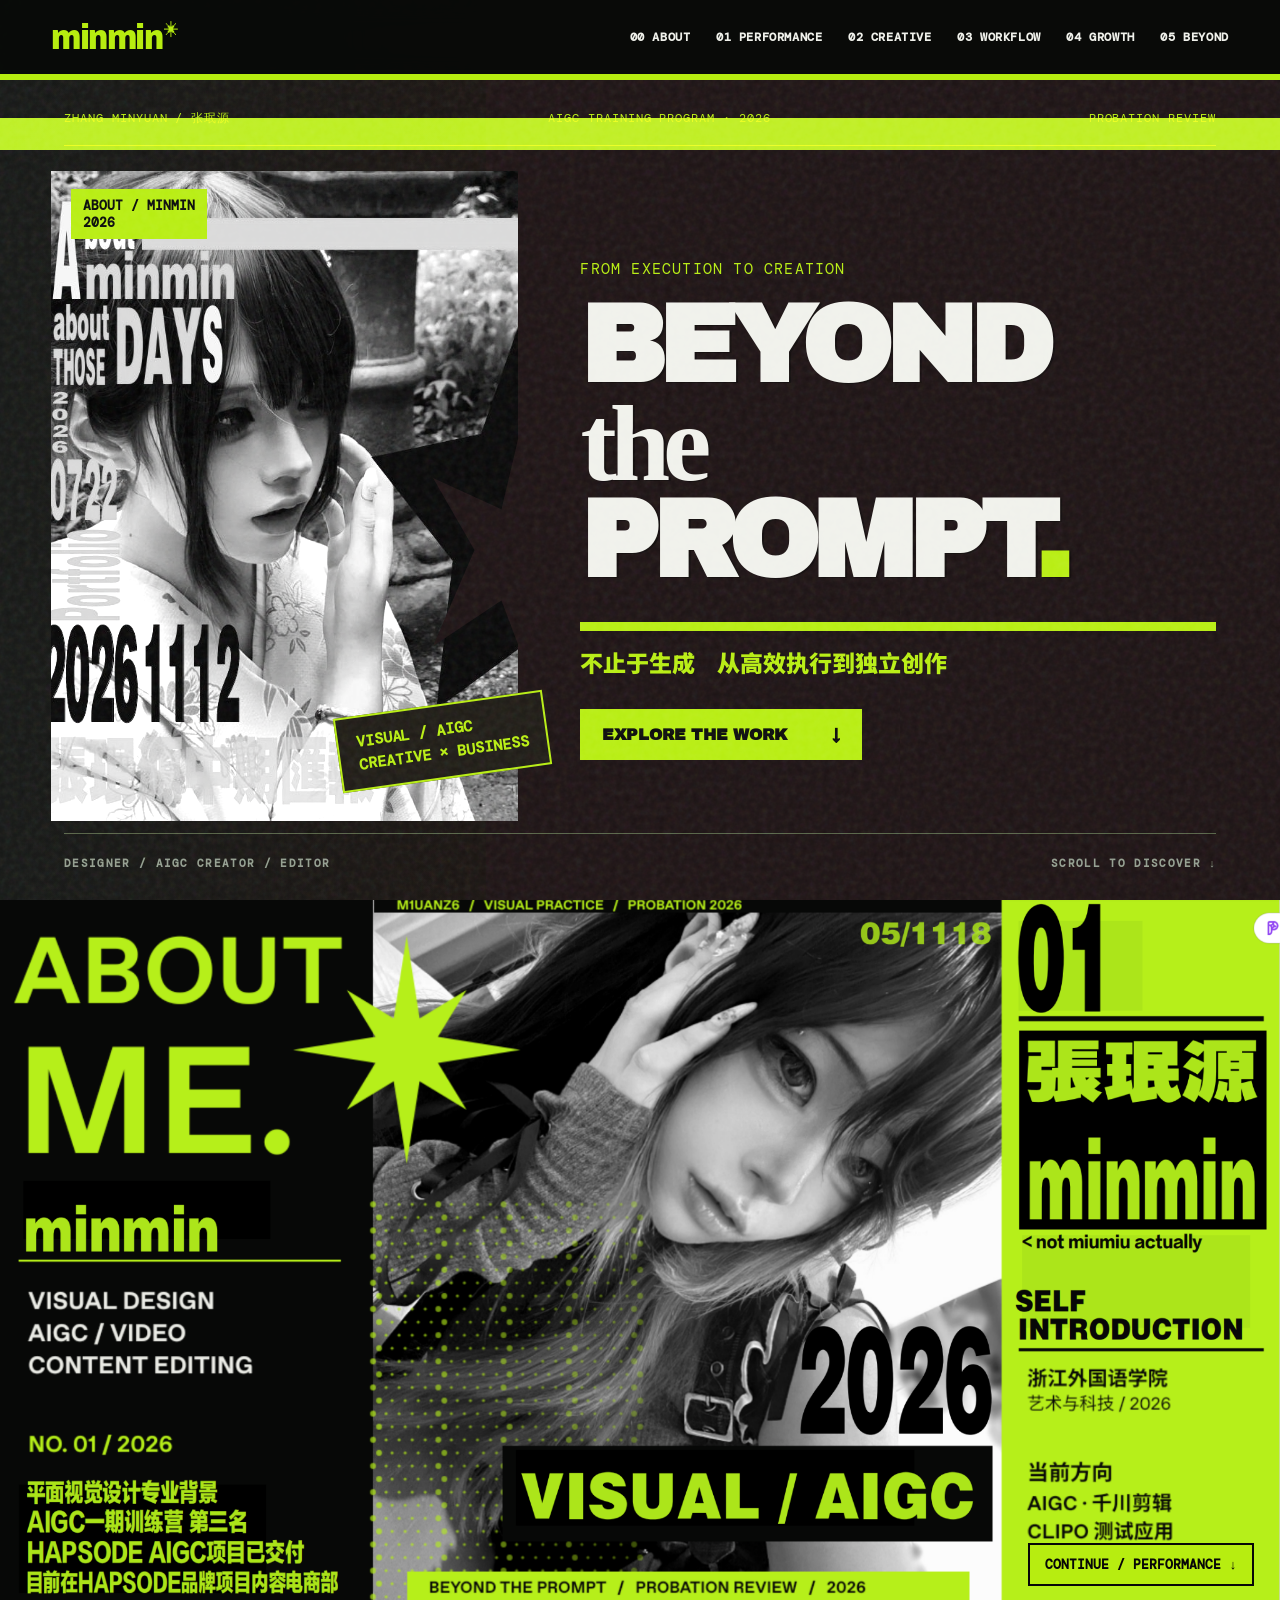
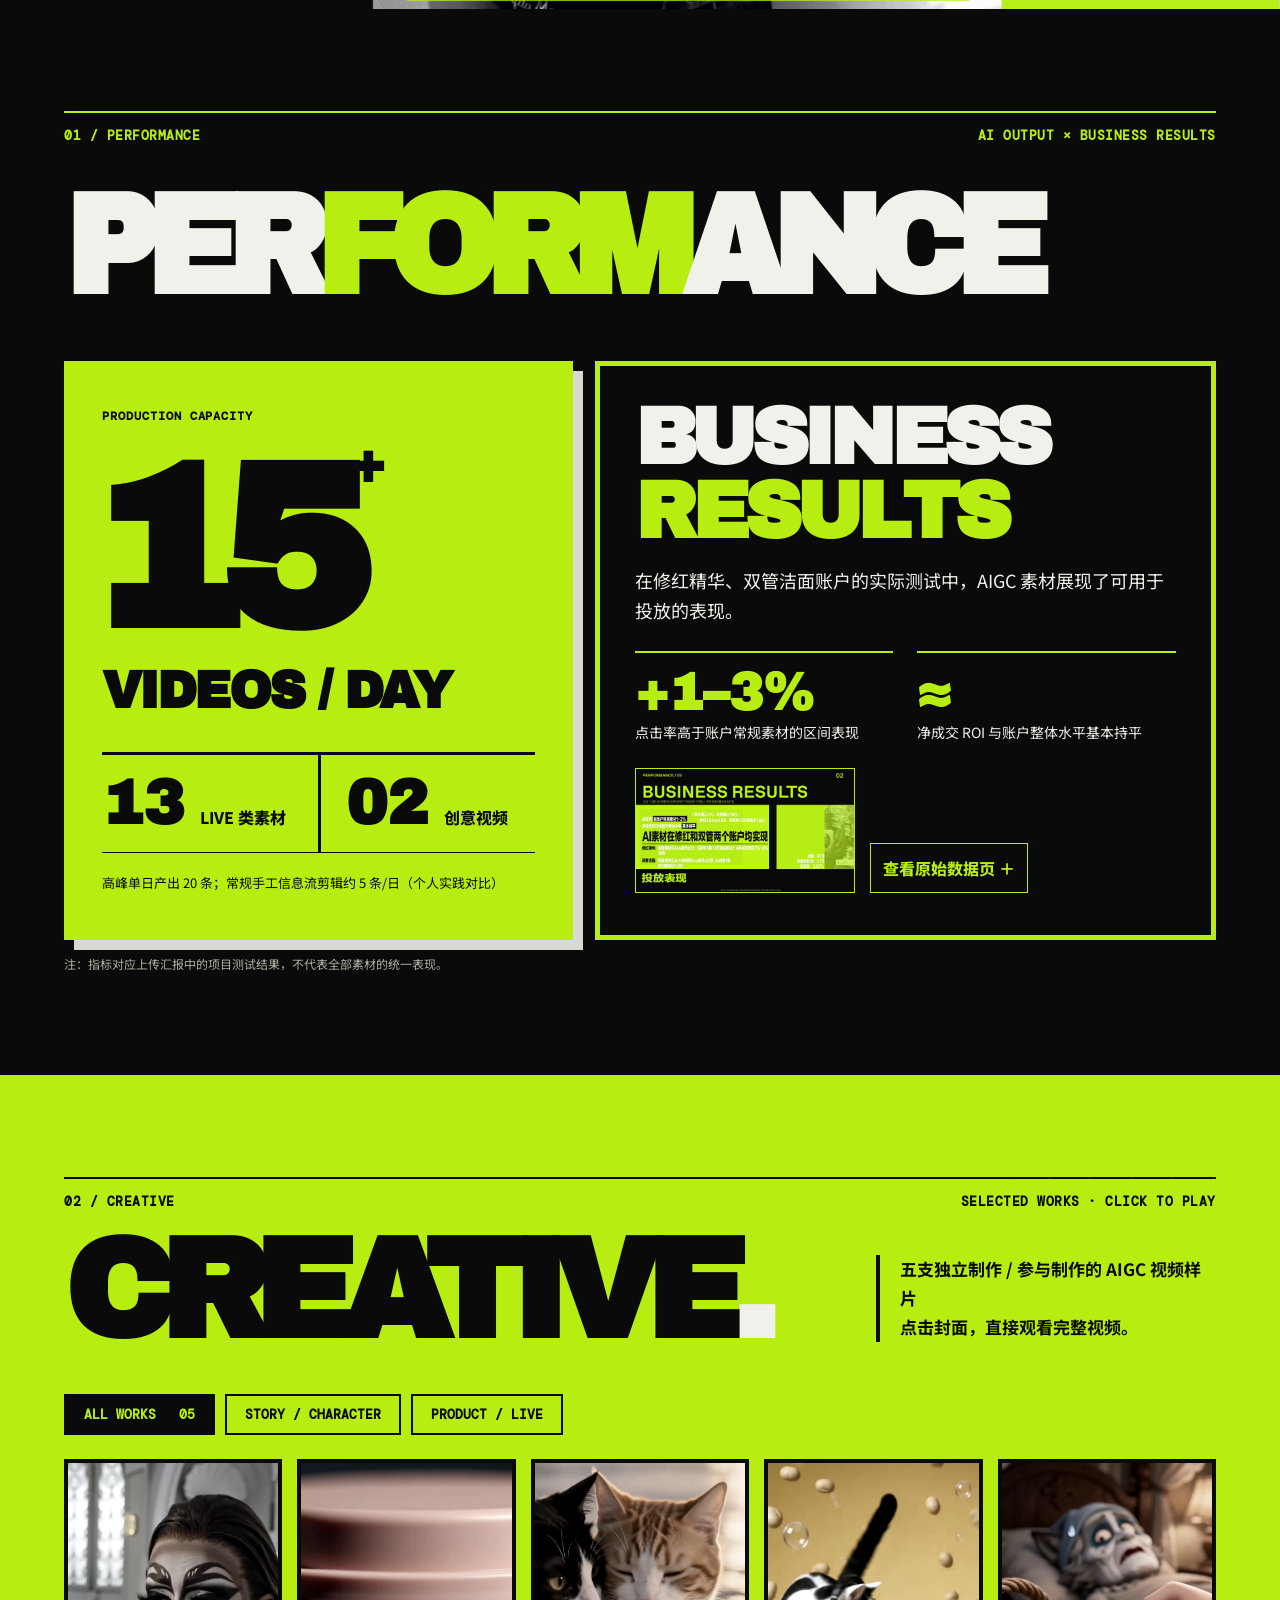
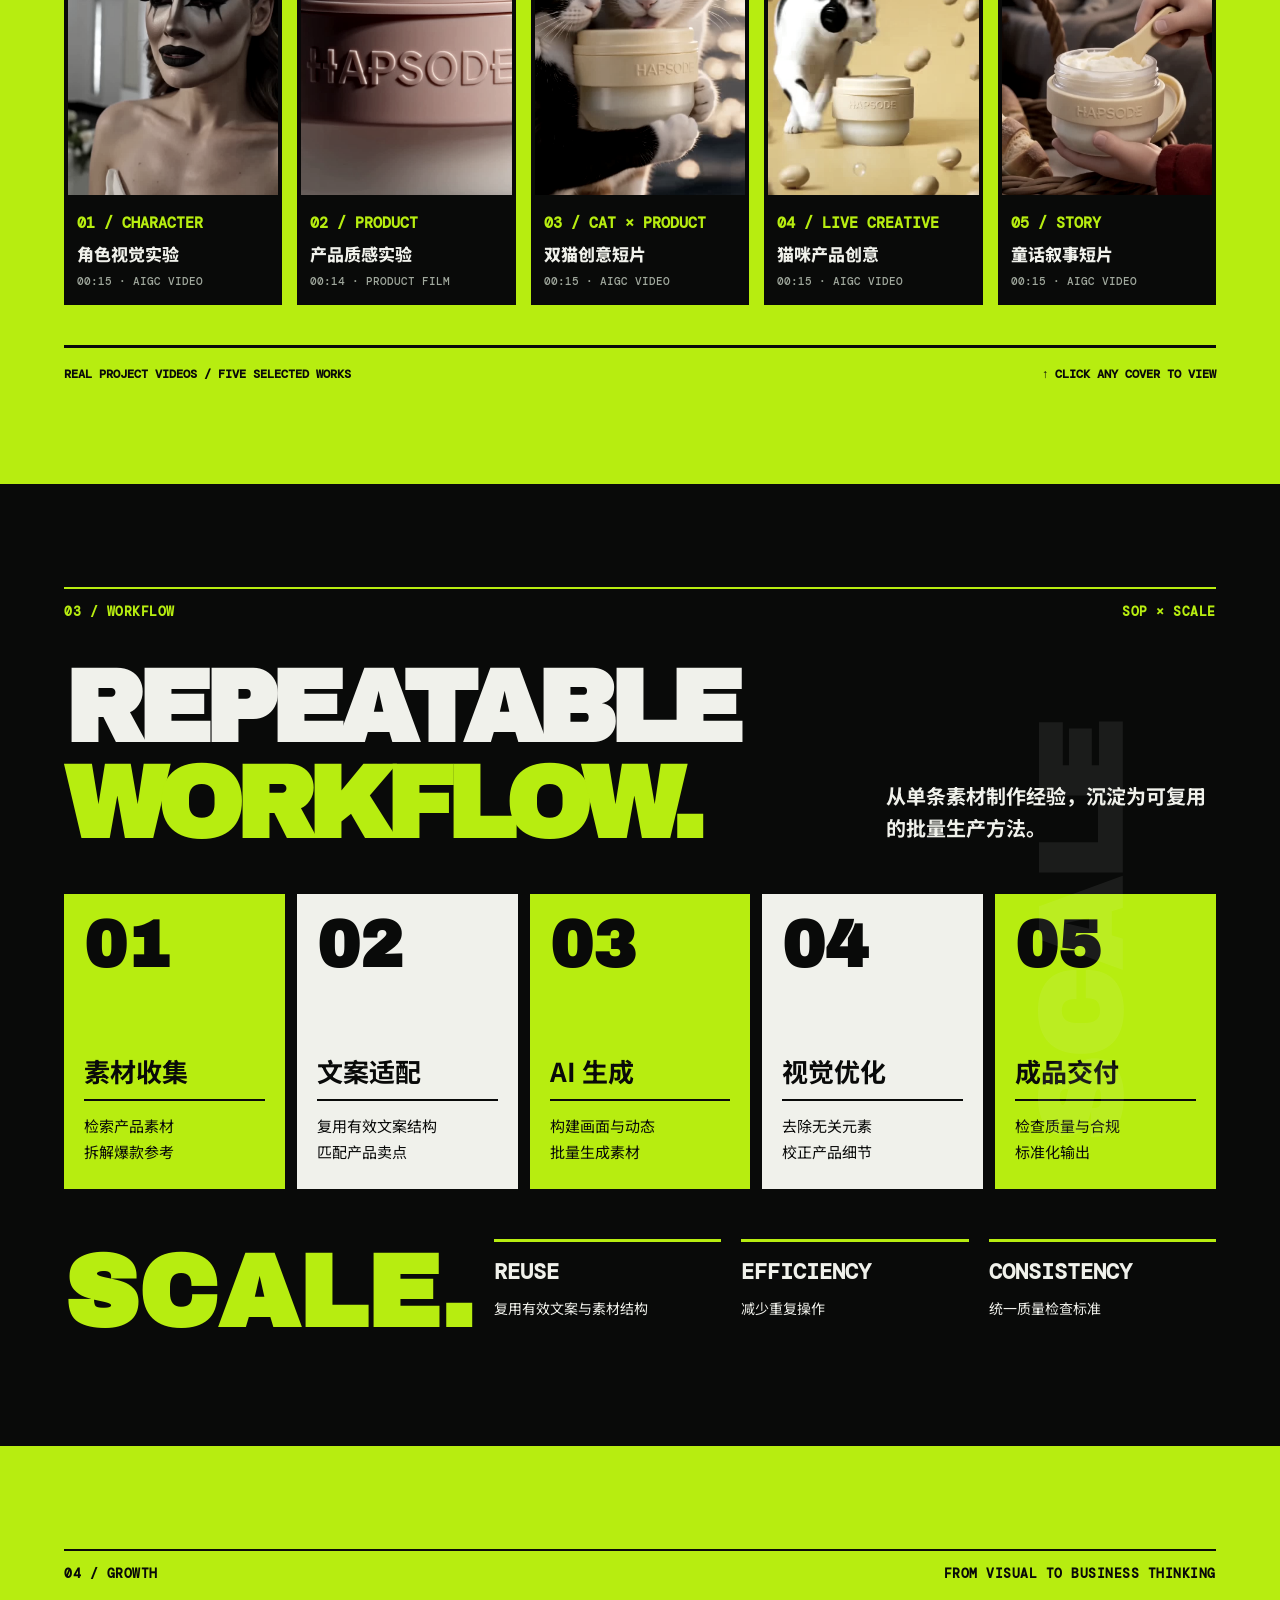
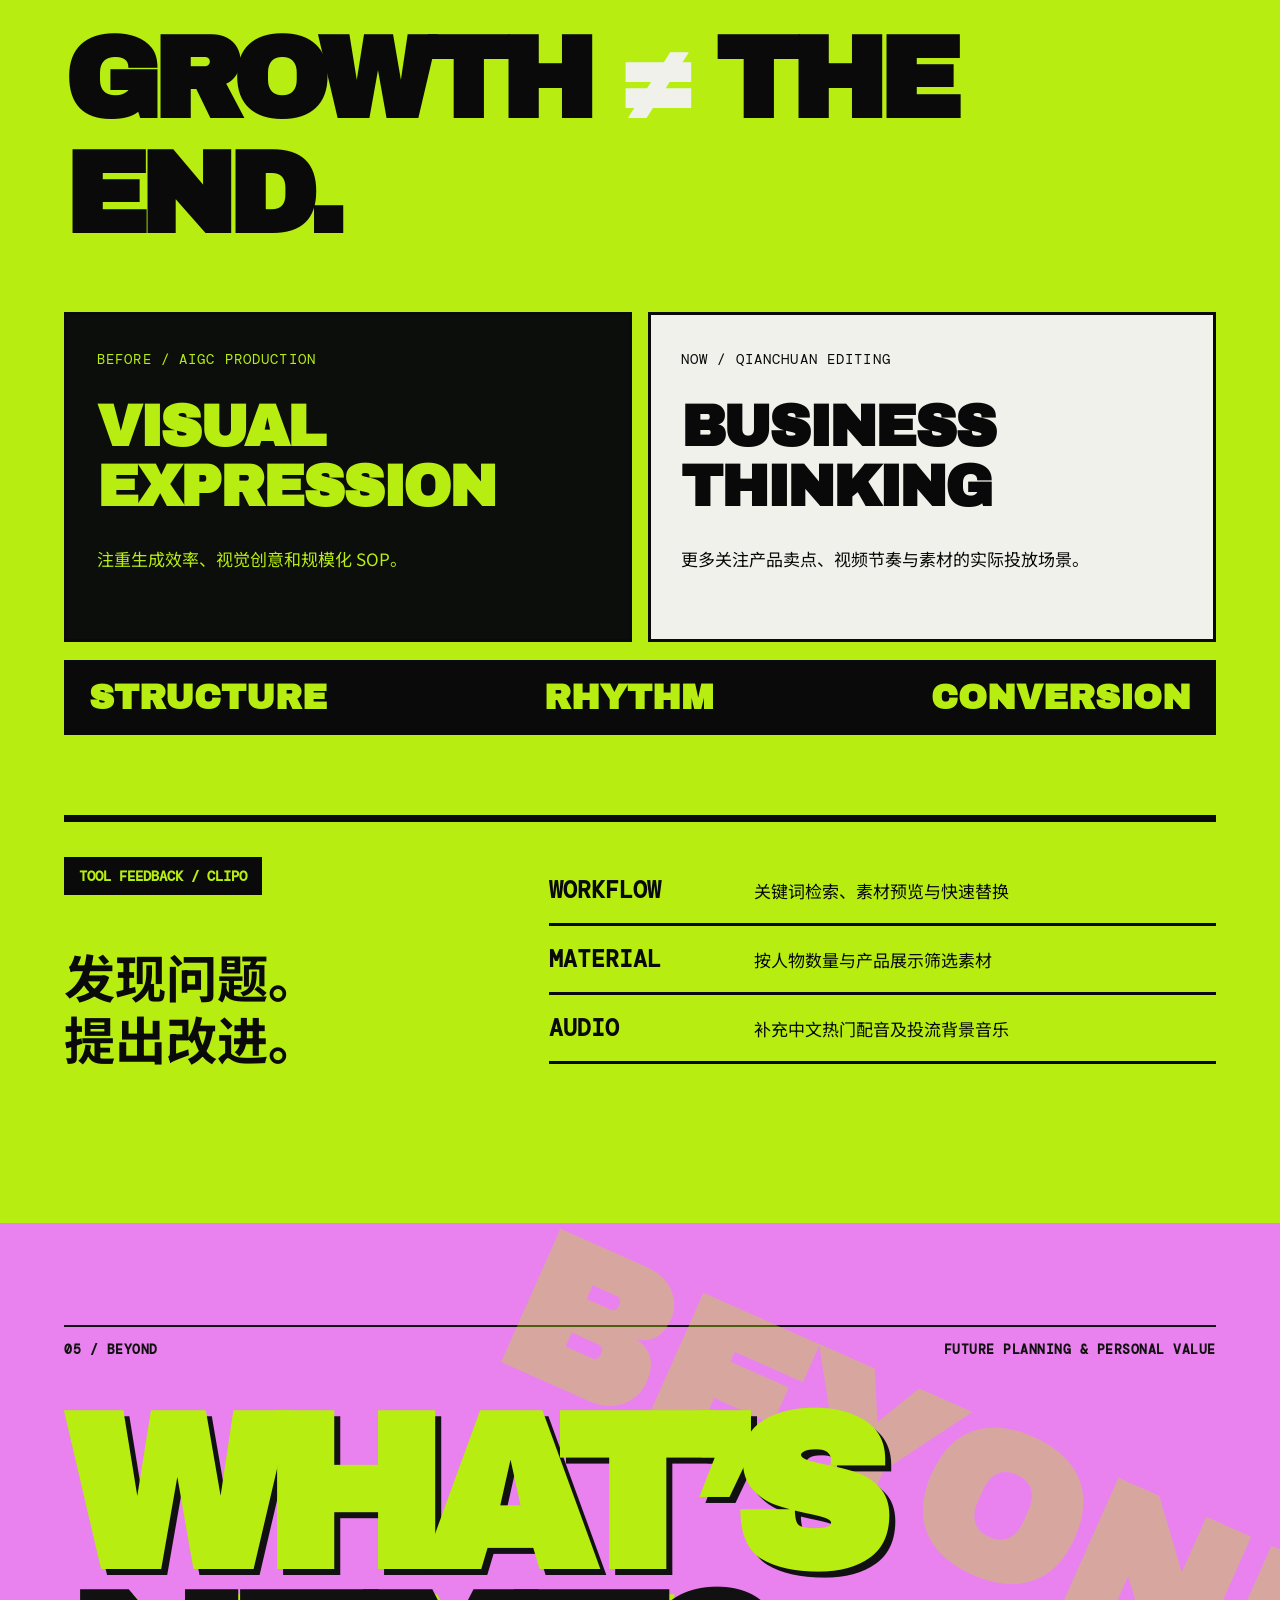
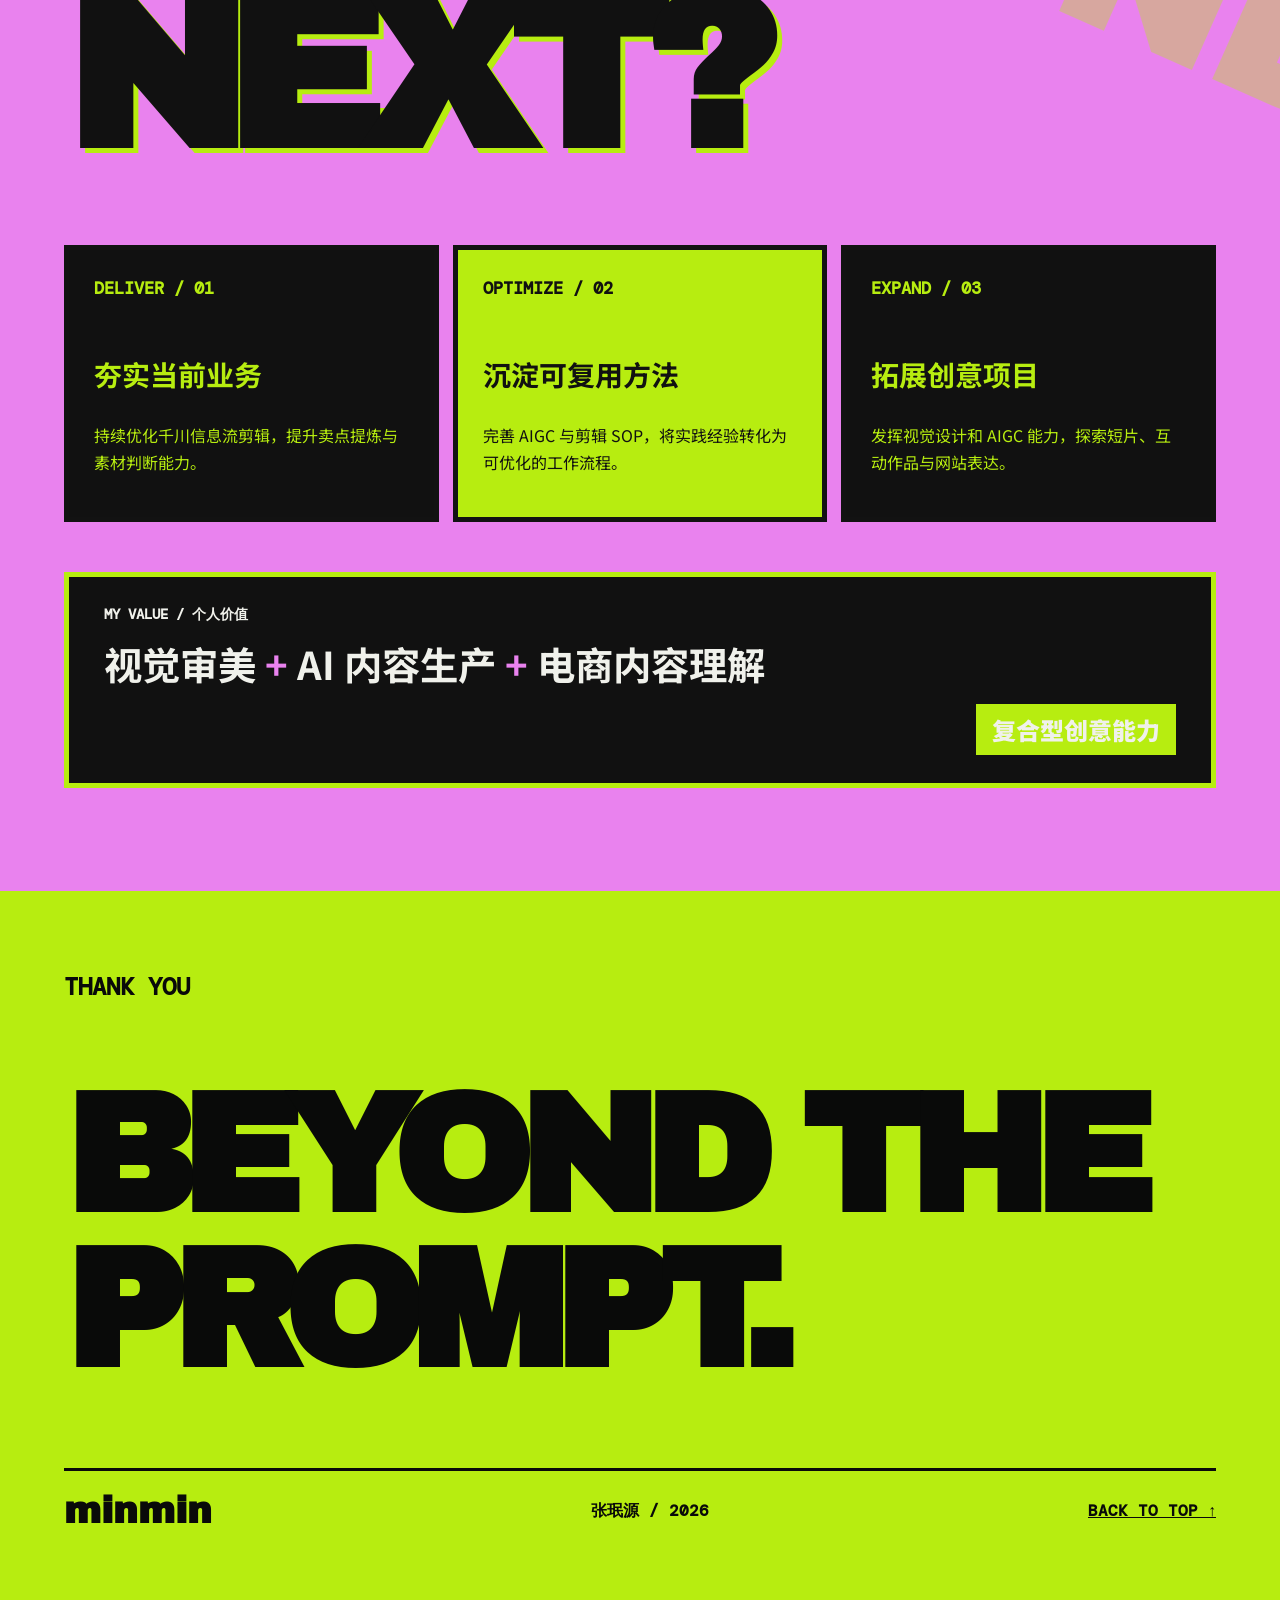
<file: MINMIN_Beyond_the_Prompt_website/index.html>
<!doctype html>
<html lang="zh-CN">
<head>
  <meta charset="utf-8"><meta name="viewport" content="width=device-width,initial-scale=1">
  <title>minmin — Beyond the Prompt / AIGC & Visual Portfolio</title>
  <meta name="description" content="张珉源的AIGC项目、投放成果、标准化工作流、千川剪辑实践与独立创作作品。">
  <link rel="stylesheet" href="styles.css"><script defer src="app.js"></script>
</head>
<body>
  <div class="grain" aria-hidden="true"></div><div id="scroll-progress" aria-hidden="true"></div>
  <header class="site-header">
    <a href="#top" class="wordmark" aria-label="minmin 回到顶部">minmin<span class="star">✳</span></a>
    <nav aria-label="主导航">
      <a href="#about">00 ABOUT</a><a href="#performance">01 PERFORMANCE</a><a href="#creative">02 CREATIVE</a><a href="#workflow">03 WORKFLOW</a><a href="#growth">04 GROWTH</a><a href="#beyond">05 BEYOND</a>
    </nav>
    <button class="header-menu" id="menu-button" aria-expanded="false" aria-controls="mobile-nav">MENU +</button>
  </header>
  <div id="mobile-nav" class="mobile-nav" hidden><a href="#about">ABOUT</a><a href="#performance">PERFORMANCE</a><a href="#creative">CREATIVE</a><a href="#workflow">WORKFLOW</a><a href="#growth">GROWTH</a><a href="#beyond">BEYOND</a></div>

  <main>
    <section id="top" class="hero section-dark">
      <div class="hero-meta mono"><span>ZHANG MINYUAN / 张珉源</span><span>AIGC TRAINING PROGRAM · 2026</span><span>PROBATION REVIEW</span></div>
      <div class="hero-grid">
        <div class="hero-words"><p class="micro-label">FROM EXECUTION TO CREATION</p><h1>BEYOND<br><em>THE</em><br>PROMPT<span>.</span></h1><div class="hero-subline"><span>不止于生成</span><span>从高效执行到独立创作</span></div><a href="#performance" class="green-button">EXPLORE THE WORK <span>↓</span></a></div>
        <div class="hero-visual"><img src="assets/hero-portrait.jpg" alt="minmin 汇报原稿中的黑白人物摄影与视觉拼贴" /><div class="visual-stamp">VISUAL / AIGC<br>CREATIVE × BUSINESS</div><span class="hero-corner">ABOUT / MINMIN<br>2026</span></div>
      </div>
      <div class="hero-bottom"><span>DESIGNER / AIGC CREATOR / EDITOR</span><span>SCROLL TO DISCOVER ↓</span></div>
    </section>

    <section class="about-spread" id="about" aria-label="ABOUT ME 自我介绍"><img src="assets/about-minmin.png" alt="ABOUT ME：张珉源，平面视觉设计专业背景，AIGC 一期训练营第三名，HAPSODE AIGC 项目已交付，目前从事千川剪辑与 Clipo 测试。" /><a href="#performance" class="about-next">CONTINUE / PERFORMANCE ↓</a></section>

    <section id="performance" class="performance section-dark section-pad"><div class="section-kicker"><span>01 / PERFORMANCE</span><span>AI OUTPUT × BUSINESS RESULTS</span></div><h2 class="section-display">PER<span>FORM</span>ANCE</h2><div class="performance-grid"><div class="output-card"><p class="micro-label">PRODUCTION CAPACITY</p><div class="big-num">15<span>+</span></div><div class="num-caption">VIDEOS / DAY</div><div class="output-split"><div><strong>13</strong><span>LIVE 类素材</span></div><div><strong>02</strong><span>创意视频</span></div></div><p class="card-foot">高峰单日产出 20 条；常规手工信息流剪辑约 5 条/日（个人实践对比）</p></div><div class="result-card"><div class="result-heading">BUSINESS<br><span>RESULTS</span></div><p>在修红精华、双管洁面账户的实际测试中，AIGC 素材展现了可用于投放的表现。</p><div class="metric-row"><div><strong>+1–3%</strong><small>点击率高于账户常规素材的区间表现</small></div><div><strong>≈</strong><small>净成交 ROI 与账户整体水平基本持平</small></div></div><div class="evidence"><img src="assets/performance-proof.jpg" alt="汇报原稿中的投放结果页" loading="lazy"><button class="proof-toggle" data-proof="performance-proof">查看原始数据页 ＋</button></div></div></div><div class="metric-note">注：指标对应上传汇报中的项目测试结果，不代表全部素材的统一表现。</div></section>

    <section id="creative" class="creative section-lime section-pad"><div class="section-kicker dark"><span>02 / CREATIVE</span><span>SELECTED WORKS · CLICK TO PLAY</span></div><div class="creative-title"><h2>CREATIVE<span>.</span></h2><p>五支独立制作 / 参与制作的 AIGC 视频样片<br>点击封面，直接观看完整视频。</p></div><div class="filter-bar" aria-label="作品筛选"><button class="filter active" data-filter="all">ALL WORKS <b>05</b></button><button class="filter" data-filter="story">STORY / CHARACTER</button><button class="filter" data-filter="product">PRODUCT / LIVE</button></div>
      <div class="video-grid" id="video-grid">
        <button class="video-card tall" data-index="0" data-kind="story" aria-label="播放角色视觉实验视频"><span class="thumb"><img src="assets/creative-01.jpg" alt="妆造角色短片封面" loading="lazy"><i class="play-icon">▶</i></span><span class="video-info"><b>01 / CHARACTER</b><span>角色视觉实验</span><small>00:15 · AIGC VIDEO</small></span></button>
        <button class="video-card" data-index="1" data-kind="product" aria-label="播放产品视觉特写视频"><span class="thumb"><img src="assets/creative-02.jpg" alt="卸妆膏产品特写封面" loading="lazy"><i class="play-icon">▶</i></span><span class="video-info"><b>02 / PRODUCT</b><span>产品质感实验</span><small>00:14 · PRODUCT FILM</small></span></button>
        <button class="video-card" data-index="2" data-kind="story" aria-label="播放双猫创意视频"><span class="thumb"><img src="assets/creative-03.jpg" alt="双猫与 HAPSODE 产品封面" loading="lazy"><i class="play-icon">▶</i></span><span class="video-info"><b>03 / CAT × PRODUCT</b><span>双猫创意短片</span><small>00:15 · AIGC VIDEO</small></span></button>
        <button class="video-card" data-index="3" data-kind="product" aria-label="播放猫咪产品创意视频"><span class="thumb"><img src="assets/creative-04.jpg" alt="猫咪与卸妆膏产品的创意画面" loading="lazy"><i class="play-icon">▶</i></span><span class="video-info"><b>04 / LIVE CREATIVE</b><span>猫咪产品创意</span><small>00:15 · AIGC VIDEO</small></span></button>
        <button class="video-card" data-index="4" data-kind="story" aria-label="播放童话叙事视频"><span class="thumb"><img src="assets/creative-05.jpg" alt="童话人物叙事短片封面" loading="lazy"><i class="play-icon">▶</i></span><span class="video-info"><b>05 / STORY</b><span>童话叙事短片</span><small>00:15 · AIGC VIDEO</small></span></button>
      </div><div class="creative-bottom"><span>REAL PROJECT VIDEOS / FIVE SELECTED WORKS</span><span>↑ CLICK ANY COVER TO VIEW</span></div></section>

    <section id="workflow" class="workflow section-dark section-pad"><div class="section-kicker"><span>03 / WORKFLOW</span><span>SOP × SCALE</span></div><div class="workflow-head"><h2>REPEATABLE<br><span>WORKFLOW.</span></h2><p>从单条素材制作经验，沉淀为可复用的批量生产方法。</p></div><div class="steps"><div class="step"><b>01</b><h3>素材收集</h3><p>检索产品素材<br>拆解爆款参考</p></div><div class="step"><b>02</b><h3>文案适配</h3><p>复用有效文案结构<br>匹配产品卖点</p></div><div class="step"><b>03</b><h3>AI 生成</h3><p>构建画面与动态<br>批量生成素材</p></div><div class="step"><b>04</b><h3>视觉优化</h3><p>去除无关元素<br>校正产品细节</p></div><div class="step"><b>05</b><h3>成品交付</h3><p>检查质量与合规<br>标准化输出</p></div></div><div class="scale-line"><strong>SCALE.</strong><div><b>REUSE</b><span>复用有效文案与素材结构</span></div><div><b>EFFICIENCY</b><span>减少重复操作</span></div><div><b>CONSISTENCY</b><span>统一质量检查标准</span></div></div></section>

    <section id="growth" class="growth section-lime section-pad"><div class="section-kicker dark"><span>04 / GROWTH</span><span>FROM VISUAL TO BUSINESS THINKING</span></div><h2>GROWTH<span> ≠ </span>THE END.</h2><div class="growth-dual"><div><span class="tiny">BEFORE / AIGC PRODUCTION</span><h3>VISUAL<br>EXPRESSION</h3><p>注重生成效率、视觉创意和规模化 SOP。</p></div><div><span class="tiny">NOW / QIANCHUAN EDITING</span><h3>BUSINESS<br>THINKING</h3><p>更多关注产品卖点、视频节奏与素材的实际投放场景。</p></div></div><div class="skill-ribbon"><span>STRUCTURE</span><span>RHYTHM</span><span>CONVERSION</span></div><div class="clipo"><div><div class="clipo-tag">TOOL FEEDBACK / CLIPO</div><h3>发现问题。<br>提出改进。</h3></div><div class="clipo-list"><p><b>WORKFLOW</b><span>关键词检索、素材预览与快速替换</span></p><p><b>MATERIAL</b><span>按人物数量与产品展示筛选素材</span></p><p><b>AUDIO</b><span>补充中文热门配音及投流背景音乐</span></p></div></div></section>

    <section id="beyond" class="beyond section-dark section-pad"><div class="section-kicker"><span>05 / BEYOND</span><span>FUTURE PLANNING & PERSONAL VALUE</span></div><h2>WHAT’S<br><span>NEXT?</span></h2><div class="future-list"><div><b>DELIVER / 01</b><h3>夯实当前业务</h3><p>持续优化千川信息流剪辑，提升卖点提炼与素材判断能力。</p></div><div><b>OPTIMIZE / 02</b><h3>沉淀可复用方法</h3><p>完善 AIGC 与剪辑 SOP，将实践经验转化为可优化的工作流程。</p></div><div><b>EXPAND / 03</b><h3>拓展创意项目</h3><p>发挥视觉设计和 AIGC 能力，探索短片、互动作品与网站表达。</p></div></div><div class="value-equation"><span>MY VALUE / 个人价值</span><strong>视觉审美 <i>+</i> AI 内容生产 <i>+</i> 电商内容理解</strong><em>复合型创意能力</em></div></section>
    <section class="end-screen"><span>THANK YOU</span><h2>BEYOND THE<br>PROMPT.</h2><div><b>minmin</b><span>张珉源 / 2026</span><a href="#top">BACK TO TOP ↑</a></div></section>
  </main>
  <dialog id="video-dialog" aria-label="视频播放器"><div class="dialog-inner"><div class="dialog-bar"><div><span class="dialog-eyebrow">CREATIVE / SELECTED WORK</span><h3 id="dialog-title">VIDEO</h3></div><button id="video-close" aria-label="关闭视频">CLOSE ×</button></div><video id="modal-video" controls playsinline preload="metadata"></video><div class="dialog-footer"><button id="prev-video">PREVIOUS</button><span id="video-count">01 / 05</span><button id="next-video">NEXT VIDEO</button></div></div></dialog>
</body></html>
</file>
<file: MINMIN_Beyond_the_Prompt_website/styles.css>
@import url('https://fonts.googleapis.com/css2?family=Archivo+Black&family=DM+Mono:wght@400;500&family=Noto+Sans+SC:wght@400;500;600;700;800;900&display=swap');
:root{--lime:#baff14;--black:#090a09;--white:#f0f1eb;--line:#50564e;--display:'Archivo Black','Arial Black','Noto Sans SC',sans-serif;--body:'Noto Sans SC',Arial,sans-serif}
*{box-sizing:border-box}html{scroll-behavior:smooth;scroll-padding-top:80px}body{margin:0;background:var(--black);color:var(--white);font-family:var(--body);overflow-x:hidden}button,a{font:inherit}button{cursor:pointer}a{color:inherit;text-decoration:none}::selection{background:var(--lime);color:var(--black)}.grain{position:fixed;inset:0;pointer-events:none;z-index:80;opacity:.14;background-image:url("data:image/svg+xml,%3Csvg viewBox='0 0 160 160' xmlns='http://www.w3.org/2000/svg'%3E%3Cfilter id='n'%3E%3CfeTurbulence type='fractalNoise' baseFrequency='.82' numOctaves='3' stitchTiles='stitch'/%3E%3C/filter%3E%3Crect width='100%25' height='100%25' filter='url(%23n)' opacity='.7'/%3E%3C/svg%3E");mix-blend-mode:screen}#scroll-progress{position:fixed;top:0;left:0;width:0;height:5px;background:var(--lime);z-index:200}.site-header{position:fixed;inset:0 0 auto;z-index:100;display:flex;align-items:center;justify-content:space-between;padding:18px clamp(20px,4vw,70px);background:#070907e8;backdrop-filter:blur(12px);border-bottom:1px solid #c0ff2240}.wordmark{font-family:var(--display);font-size:27px;letter-spacing:-2px;color:var(--lime)}.star{font-size:17px;vertical-align:super;margin-left:2px}.site-header nav{display:flex;gap:clamp(12px,2vw,36px)}.site-header nav a{font:600 12px 'DM Mono',monospace;letter-spacing:.05em;transition:color .2s}.site-header nav a:hover,.site-header nav a.active{color:var(--lime)}.header-menu{display:none;color:var(--lime);border:1px solid var(--lime);padding:7px 11px;background:none}.mobile-nav{position:fixed;z-index:99;top:66px;right:0;left:0;background:var(--black);padding:20px;box-shadow:0 20px 30px #000a}.mobile-nav a{display:block;padding:13px;border-bottom:1px solid #555}.section-pad{padding:clamp(80px,8vw,130px) clamp(22px,5vw,95px)}.section-dark{background:var(--black);color:var(--white)}.section-lime{background:var(--lime);color:var(--black)}.section-kicker{display:flex;justify-content:space-between;align-items:center;color:var(--lime);font:700 clamp(11px,1vw,15px) 'DM Mono',monospace;letter-spacing:.04em;border-top:2px solid var(--lime);padding-top:14px;margin-bottom:40px}.section-kicker.dark{color:var(--black);border-color:var(--black)}.micro-label,.eyebrow,.tiny,.mono{font-family:'DM Mono',monospace;font-size:12px;letter-spacing:.08em}.hero{min-height:100svh;padding:110px clamp(24px,5vw,95px) 30px;display:flex;flex-direction:column}.hero-meta{display:flex;justify-content:space-between;color:var(--lime);border-bottom:1px solid var(--lime);padding-bottom:18px;gap:20px}.hero-grid{display:grid;grid-template-columns:1.1fr .9fr;align-items:center;gap:3vw;flex:1;min-height:620px}.hero-words{position:relative;z-index:2}.hero-words .micro-label{color:var(--lime);font-size:15px;margin-bottom:18px}.hero h1{font:900 clamp(88px,9.8vw,205px)/.85 var(--display);letter-spacing:-.09em;margin:0 0 32px;white-space:nowrap}.hero h1 em{font-style:normal;color:var(--lime)}.hero h1 span{color:var(--lime)}.hero-subline{display:flex;gap:22px;align-items:center;color:var(--lime);font-weight:900;font-size:clamp(16px,1.7vw,28px);border-top:4px solid var(--lime);padding:14px 0 30px}.green-button{display:inline-flex;gap:45px;align-items:center;padding:17px 22px;background:var(--lime);color:var(--black);font:900 16px var(--display);transition:transform .2s,background .2s}.green-button:hover{transform:translate(8px,-4px);background:white}.hero-visual{position:relative;transform:rotate(3deg);box-shadow:18px 24px 0 var(--lime);margin:40px 15px}.hero-visual img{width:100%;aspect-ratio:16/9;object-fit:cover;display:block;filter:grayscale(1) contrast(1.25)}.visual-stamp{position:absolute;right:-18px;bottom:18px;background:var(--lime);color:#111;padding:13px 18px;font:900 13px/1.5 'DM Mono',monospace;transform:rotate(-6deg)}.hero-corner{position:absolute;top:-38px;right:0;font:700 13px 'DM Mono';text-align:right}.hero-bottom{display:flex;justify-content:space-between;color:#929d8e;letter-spacing:.12em;font:600 11px 'DM Mono';padding-top:22px;border-top:1px solid #566347}.identity{padding:85px clamp(25px,5vw,95px) 110px}.identity-head{display:flex;justify-content:space-between;font:900 14px 'DM Mono';border-bottom:3px solid var(--black);padding-bottom:15px}.identity-body{display:grid;grid-template-columns:1.2fr 1fr;gap:10vw;align-items:end}.identity h2{font:900 clamp(50px,6.5vw,122px)/1.12 var(--body);letter-spacing:-.07em;margin:65px 0 0}.identity h2 i{font-style:normal;background:var(--black);color:var(--lime);padding:0 .1em}.identity-detail p{font-size:clamp(19px,2vw,29px);font-weight:700;line-height:1.5}.identity-tags{display:grid;gap:10px;margin-top:25px}.identity-tags span{border-top:2px solid var(--black);padding-top:11px;font-weight:700;font-size:17px}.section-display{font:900 clamp(70px,11vw,218px)/.9 var(--display);margin:0 0 50px;letter-spacing:-.085em}.section-display span{color:var(--lime)}.performance-grid{display:grid;grid-template-columns:.9fr 1.1fr;gap:22px}.output-card{background:var(--lime);color:var(--black);padding:35px 38px;display:flex;flex-direction:column}.output-card .micro-label{font-weight:700}.big-num{font:900 clamp(130px,18vw,365px)/1 var(--display);letter-spacing:-.1em;margin-left:-15px}.big-num span{font-size:.24em;vertical-align:top;letter-spacing:0}.num-caption{font:900 clamp(35px,4vw,78px)/1 var(--display);letter-spacing:-.05em}.output-split{display:grid;grid-template-columns:1fr 1fr;border-top:3px solid var(--black);margin-top:35px}.output-split div{padding:15px 0;display:flex;align-items:baseline;gap:16px}.output-split div+div{border-left:3px solid var(--black);padding-left:25px}.output-split strong{font:900 62px var(--display)}.output-split span{font-weight:800}.card-foot{margin-top:auto;padding-top:20px;font-size:13px;border-top:1px solid var(--black)}.result-card{border:2px solid var(--lime);padding:35px 35px 20px;position:relative}.result-heading{font:900 clamp(50px,6.2vw,112px)/.93 var(--display);letter-spacing:-.06em}.result-heading span{color:var(--lime)}.result-card>p{font-size:18px;max-width:640px;line-height:1.65}.metric-row{display:grid;grid-template-columns:1fr 1fr;gap:24px;margin:25px 0}.metric-row div{border-top:2px solid var(--lime);padding-top:12px}.metric-row strong{display:block;color:var(--lime);font:900 clamp(34px,4vw,74px) var(--display)}.metric-row small{display:block;font-size:14px;line-height:1.6}.evidence{display:flex;align-items:end;gap:15px;margin-top:5px}.evidence img{max-height:125px;max-width:220px;object-fit:contain;border:1px solid var(--lime)}.proof-toggle{border:1px solid var(--lime);background:none;color:var(--lime);padding:12px;font-weight:800}.proof-toggle:hover{background:var(--lime);color:var(--black)}.metric-note{margin-top:15px;color:#a9b19e;font-size:12px}.creative .section-kicker{margin-bottom:15px}.creative-title{display:flex;justify-content:space-between;align-items:end;gap:30px;margin-bottom:35px}.creative-title h2{font:900 clamp(75px,11vw,205px)/.95 var(--display);letter-spacing:-.09em;margin:0}.creative-title h2 span{color:var(--white)}.creative-title p{font-size:17px;line-height:1.7;font-weight:700;max-width:340px}.filter-bar{display:flex;flex-wrap:wrap;gap:10px;margin-bottom:24px}.filter{border:2px solid var(--black);background:transparent;color:var(--black);padding:10px 18px;font:800 13px 'DM Mono'}.filter.active,.filter:hover{background:var(--black);color:var(--lime)}.filter b{margin-left:15px}.video-grid{display:grid;grid-template-columns:repeat(5,minmax(0,1fr));gap:15px;align-items:start}.video-card{text-align:left;border:0;padding:0;display:block;background:var(--black);color:var(--white);min-width:0;transition:transform .24s,box-shadow .24s}.video-card:hover,.video-card:focus-visible{transform:translateY(-12px);box-shadow:8px 8px 0 #222}.video-card[hidden]{display:none}.thumb{display:block;position:relative;aspect-ratio:9/14;overflow:hidden;border:4px solid var(--black)}.thumb img{width:100%;height:100%;object-fit:cover;display:block;filter:grayscale(.55) contrast(1.1);transition:filter .25s,transform .35s}.video-card:hover img{filter:grayscale(0);transform:scale(1.07)}.play-icon{position:absolute;top:50%;left:50%;transform:translate(-50%,-50%);width:65px;height:65px;display:grid;place-items:center;background:var(--lime);border:2px solid var(--black);border-radius:50%;font-size:25px;font-style:normal;color:var(--black);opacity:0;transition:opacity .2s}.video-card:hover .play-icon,.video-card:focus-visible .play-icon{opacity:1}.video-info{display:flex;flex-direction:column;gap:8px;padding:14px 13px 17px}.video-info b{color:var(--lime);font:900 15px 'DM Mono'}.video-info span{font-size:17px;font-weight:800}.video-info small{color:#a0a89d;font:500 11px 'DM Mono'}.creative-bottom{display:flex;justify-content:space-between;font:900 12px 'DM Mono';margin-top:40px;padding-top:18px;border-top:3px solid var(--black)}.workflow-head{display:flex;justify-content:space-between;gap:40px;align-items:end}.workflow-head h2{font:900 clamp(70px,8vw,170px)/.94 var(--display);letter-spacing:-.07em;margin:0 0 42px}.workflow-head h2 span{color:var(--lime)}.workflow-head p{max-width:330px;font-size:20px;font-weight:700;line-height:1.6;margin-bottom:50px}.steps{display:grid;grid-template-columns:repeat(5,minmax(0,1fr));gap:12px}.step{background:var(--lime);color:var(--black);min-height:295px;padding:20px;display:flex;flex-direction:column}.step:nth-child(even){background:var(--white)}.step b{font:900 clamp(50px,5vw,105px)/1 var(--display)}.step h3{font-size:26px;margin:auto 0 10px}.step p{border-top:2px solid var(--black);padding-top:12px;font-size:15px;line-height:1.7;min-height:70px;margin:0}.scale-line{display:grid;grid-template-columns:1.3fr repeat(3,1fr);gap:20px;align-items:end;margin-top:50px}.scale-line strong{color:var(--lime);font:900 clamp(60px,8vw,142px)/1 var(--display)}.scale-line div{display:flex;flex-direction:column;gap:12px;border-top:3px solid var(--lime);padding-top:15px;min-height:105px}.scale-line b{font:900 22px 'DM Mono'}.scale-line span{font-size:14px}.growth h2{font:900 clamp(68px,9vw,170px)/1 var(--display);letter-spacing:-.07em;margin:0 0 60px}.growth h2 span{color:var(--white)}.growth-dual{display:grid;grid-template-columns:1fr 1fr;gap:16px}.growth-dual>div{border:3px solid var(--black);padding:30px;min-height:330px}.growth-dual>div+div{background:var(--black);color:var(--white)}.growth-dual .tiny{font-size:14px}.growth-dual h3{font:900 clamp(37px,4.5vw,75px)/1.04 var(--display);letter-spacing:-.035em;margin:28px 0}.growth-dual p{font-size:17px;max-width:470px;line-height:1.6}.skill-ribbon{display:flex;justify-content:space-between;gap:10px;background:var(--black);color:var(--lime);padding:19px 25px;font:900 clamp(18px,2.7vw,46px) var(--display);margin:18px 0 80px}.clipo{display:grid;grid-template-columns:.8fr 1.2fr;gap:40px;border-top:7px solid var(--black);padding-top:35px}.clipo-tag{background:var(--black);color:var(--lime);display:inline-block;padding:10px 15px;font:900 14px 'DM Mono'}.clipo h3{font-size:clamp(38px,4vw,70px);line-height:1.2}.clipo-list p{display:grid;grid-template-columns:190px 1fr;border-bottom:3px solid var(--black);padding:18px 0;gap:15px;margin:0;font-size:17px;align-items:center}.clipo-list b{font:900 23px 'DM Mono'}.beyond h2{font:900 clamp(110px,17vw,350px)/.82 var(--display);letter-spacing:-.095em;margin:50px 0 80px}.beyond h2 span{color:var(--lime)}.future-list{display:grid;grid-template-columns:repeat(3,1fr);gap:14px}.future-list div{border:2px solid var(--lime);padding:25px;min-height:270px}.future-list div:nth-child(2){background:var(--lime);color:var(--black)}.future-list b{font:900 17px 'DM Mono'}.future-list h3{font-size:28px;margin-top:55px}.future-list p{font-size:16px;line-height:1.7}.value-equation{background:var(--white);color:var(--black);padding:28px 35px;margin-top:50px;display:flex;flex-direction:column;gap:15px}.value-equation span{font:900 14px 'DM Mono'}.value-equation strong{font-size:clamp(21px,3vw,48px);line-height:1.3}.value-equation strong i{color:#5a7615;font-style:normal}.value-equation em{font-style:normal;align-self:flex-end;background:var(--lime);font-size:24px;font-weight:900;padding:8px 16px}.end-screen{background:var(--lime);color:var(--black);min-height:80vh;padding:80px 5vw;display:flex;flex-direction:column;justify-content:space-between}.end-screen>span{font:900 24px 'DM Mono'}.end-screen h2{font:900 clamp(80px,13vw,250px)/.93 var(--display);letter-spacing:-.08em;margin:50px 0}.end-screen div{display:flex;justify-content:space-between;border-top:3px solid var(--black);padding-top:20px;align-items:center;font:800 16px 'DM Mono'}.end-screen div b{font:900 37px var(--display)}.end-screen div a{text-decoration:underline}dialog{border:0;padding:0;background:transparent;color:var(--white);max-width:min(94vw,970px);max-height:95vh;overflow:visible}dialog::backdrop{background:rgba(0,0,0,.88);backdrop-filter:blur(7px)}.dialog-inner{padding:16px;background:#0d100d;border:3px solid var(--lime);box-shadow:17px 17px 0 var(--lime)}.dialog-bar{display:flex;justify-content:space-between;gap:20px;align-items:center;padding:0 3px 14px}.dialog-eyebrow{font:800 12px 'DM Mono';color:var(--lime)}#dialog-title{margin:7px 0 0;font-size:23px}#video-close{background:var(--lime);color:var(--black);border:0;padding:12px 18px;font:900 14px 'DM Mono'}#modal-video{display:block;background:black;max-height:69vh;width:100%;aspect-ratio:9/16;max-width:min(42vw,430px);margin:0 auto;object-fit:contain}.dialog-footer{display:flex;align-items:center;justify-content:space-between;padding-top:14px;font:700 14px 'DM Mono'}.dialog-footer button{background:none;color:var(--lime);border:1px solid var(--lime);padding:9px 16px;font:inherit}.dialog-footer button:hover{background:var(--lime);color:var(--black)}.reveal{opacity:0;transform:translateY(28px);transition:opacity .6s,transform .6s}.reveal.in{opacity:1;transform:none}
@media(max-width:1150px){.site-header nav{display:none}.header-menu{display:block}.hero-grid{grid-template-columns:1fr 1fr}.hero h1{font-size:clamp(67px,10vw,125px)}.video-grid{grid-template-columns:repeat(3,1fr)}.performance-grid{grid-template-columns:1fr}.steps{grid-template-columns:repeat(3,1fr)}.scale-line{grid-template-columns:1fr 1fr}.section-display{font-size:12vw}}
@media(max-width:750px){.hero{padding:90px 20px 25px;min-height:auto}.hero-meta{font-size:9px}.hero-meta span:nth-child(2){display:none}.hero-grid,.identity-body,.growth-dual,.clipo{grid-template-columns:1fr}.hero-grid{min-height:0}.hero h1{font-size:clamp(62px,15vw,105px);margin-top:40px}.hero-visual{margin:45px 16px 60px 0}.hero-subline{flex-direction:column;align-items:flex-start;gap:4px}.hero-bottom{font-size:9px}.identity h2{font-size:60px}.creative-title{display:block}.creative-title h2{font-size:14vw}.creative-title p{font-size:14px}.video-grid{grid-template-columns:repeat(2,1fr);gap:9px}.video-info{padding:10px}.video-info b{font-size:12px}.video-info span{font-size:13px}.thumb{aspect-ratio:9/14}.steps{grid-template-columns:repeat(2,1fr)}.step{min-height:245px}.step h3{font-size:23px}.scale-line{grid-template-columns:1fr}.scale-line strong{font-size:70px}.workflow-head{display:block}.workflow-head h2{font-size:13vw}.workflow-head p{margin-top:0}.section-display{font-size:12vw}.output-card{padding:22px}.big-num{font-size:160px}.num-caption{font-size:42px}.metric-row{gap:10px}.result-card{padding:20px}.result-heading{font-size:48px}.growth h2{font-size:13vw}.skill-ribbon{font-size:16px;padding:12px}.clipo-list p{grid-template-columns:1fr}.future-list{grid-template-columns:1fr}.beyond h2{font-size:18vw}.value-equation em{align-self:start}.end-screen h2{font-size:13vw}.end-screen div{flex-wrap:wrap;gap:20px}.dialog-inner{box-shadow:6px 6px 0 var(--lime);padding:9px}#modal-video{max-width:78vw;max-height:66vh}.dialog-footer button{font-size:11px}.section-pad{padding:80px 22px}.hero-visual .visual-stamp{font-size:10px}}
@media(prefers-reduced-motion:reduce){html{scroll-behavior:auto}.reveal{opacity:1;transform:none;transition:none}.video-card{transition:none}}

/* Visual language directly adapted from minmin's Illustrator report:
   photo collage, dense green typography, high contrast, deliberate type collisions. */
:root{--lime:#b7ed10;--pink:#e982ee}
.site-header{border-bottom:6px solid var(--lime)}
.wordmark{font-size:35px;transform:scaleX(.87);transform-origin:left}
.hero{background:linear-gradient(90deg,#141614 0%,#18120f 38%,#1b1112 38%,#1b1112 100%);position:relative;isolation:isolate}
.hero:before{content:'';position:absolute;left:0;right:0;top:118px;height:32px;background:var(--lime);z-index:3;pointer-events:none;mix-blend-mode:screen}
.hero-grid{grid-template-columns:.83fr 1.17fr;gap:0;margin-top:25px;position:relative}
.hero-visual{grid-column:1;grid-row:1;align-self:stretch;margin:0 24px 12px -1vw;transform:none;box-shadow:none;overflow:visible}
.hero-visual img{height:100%;min-height:625px;max-height:770px;aspect-ratio:auto;object-fit:cover;object-position:center;filter:grayscale(1) contrast(1.2)}
.hero-visual:after{content:'';position:absolute;right:-95px;top:38%;width:180px;height:240px;background:#1b1112;clip-path:polygon(50% 0,63% 37%,100% 15%,76% 56%,100% 75%,62% 75%,50% 100%,38% 76%,0 95%,23% 55%,0 25%,38% 38%);pointer-events:none}
.hero-words{grid-column:2;grid-row:1;align-self:center;padding-left:3vw}
.hero h1{font-size:clamp(77px,8.5vw,175px);line-height:.9;letter-spacing:-.065em;white-space:normal;text-shadow:2px 1px rgba(0,0,0,.4)}
.hero h1 em{color:var(--white);text-transform:lowercase;font-family:Georgia,serif;font-style:normal}
.hero-subline{border-top:9px solid var(--lime);font-size:clamp(17px,1.8vw,29px);align-items:baseline}
.hero-visual .visual-stamp{background:#1d1a14;color:var(--lime);border:2px solid var(--lime);transform:rotate(-8deg);font-size:15px;bottom:42px;right:-30px}
.hero-visual .hero-corner{z-index:4;top:18px;right:auto;left:20px;background:var(--lime);color:#070907;padding:8px 12px;text-align:left}
.identity{position:relative;overflow:hidden}
.identity:after{content:'VISUAL/AIGC';position:absolute;right:-100px;top:25%;font:900 clamp(120px,13vw,260px)/1 var(--display);transform:rotate(-90deg);opacity:.08;pointer-events:none}
.identity h2{font-weight:900;letter-spacing:-.09em}
.performance .section-display{letter-spacing:-.105em;transform:scaleX(.93);transform-origin:left}
.output-card{box-shadow:10px 10px 0 #d9d9d3}
.result-card{border-width:5px}
.creative{background:#090a09;color:var(--lime);position:relative;overflow:hidden}
.creative:before{content:'';position:absolute;top:8%;right:-5%;width:420px;height:420px;background:radial-gradient(circle,var(--lime) 1px,transparent 1.8px);background-size:13px 13px;opacity:.21;transform:rotate(18deg);pointer-events:none}
.creative .section-kicker.dark{border-color:var(--lime);color:var(--lime)}
.creative-title h2{font-size:clamp(95px,13vw,250px);letter-spacing:-.11em}
.creative-title h2 span{color:var(--white)}
.creative-title p{color:var(--white);border-left:4px solid var(--lime);padding-left:20px}
.creative .filter{border-color:var(--lime);color:var(--lime)}
.creative .filter.active,.creative .filter:hover{background:var(--lime);color:var(--black)}
.creative .video-grid{grid-template-columns:repeat(3,minmax(0,1fr));gap:24px}
.creative .video-card{border:4px solid var(--lime);background:#111310;box-shadow:11px 11px 0 #222a18}
.creative .video-card:nth-child(4){margin-left:22%;width:78%}
.creative .video-card:nth-child(5){margin-left:0;width:78%}
.creative .thumb{aspect-ratio:9/10;border:0;background:#111}
.creative .thumb img{object-position:center 32%}
.creative .video-info{padding:20px 18px 23px;min-height:120px}
.creative .video-info b{font-size:17px}
.creative .video-info span{color:var(--white);font-size:20px}
.creative .creative-bottom{color:var(--lime);border-color:var(--lime)}
.workflow{position:relative}
.workflow:after{content:'SCALE';position:absolute;top:40%;right:-10px;transform:rotate(-90deg);font:900 115px var(--display);opacity:.08;pointer-events:none}
.growth{background:var(--lime)}
.growth-dual>div:first-child{background:#0b0e0b;color:var(--lime)}
.growth-dual>div+div{background:var(--white);color:#090909}
.growth .skill-ribbon{font-family:var(--display)}
.beyond{background:var(--pink);color:#121111;position:relative;overflow:hidden}
.beyond:before{content:'BEYOND';position:absolute;right:-130px;top:155px;transform:rotate(24deg);font:900 200px var(--display);color:var(--lime);opacity:.35;pointer-events:none}
.beyond .section-kicker{color:#111;border-color:#111}
.beyond h2{color:var(--lime);text-shadow:6px 6px 0 #111;position:relative;z-index:1}
.beyond h2 span{color:#111;text-shadow:5px 5px 0 var(--lime)}
.future-list div{border:5px solid #121212;background:#111;color:var(--lime);position:relative}
.future-list div:nth-child(2){background:var(--lime);color:#111}
.value-equation{background:#111;color:var(--white);border:5px solid var(--lime)}
.value-equation strong i{color:var(--pink)}
.end-screen{background:var(--lime)}
@media(max-width:1150px){.hero h1{font-size:9vw}.hero-visual img{min-height:480px}.creative .video-grid{grid-template-columns:repeat(3,1fr)}}
@media(max-width:750px){.hero{background:#171312}.hero:before{top:80px;height:15px}.hero-grid{grid-template-columns:1fr}.hero-visual{grid-column:1;grid-row:1;max-height:350px;margin:5px 0 0}.hero-visual img{min-height:350px;max-height:350px;width:100%;object-position:center 38%}.hero-visual:after{display:none}.hero-words{grid-column:1;grid-row:2;padding:35px 0 10px}.hero h1{font-size:15vw}.hero-visual .visual-stamp{right:8px;bottom:10px}.creative .video-grid{grid-template-columns:repeat(2,minmax(0,1fr));gap:12px}.creative .video-card:nth-child(4),.creative .video-card:nth-child(5){margin-left:0;width:100%}.creative .thumb{aspect-ratio:9/13}.creative .video-card{border-width:2px;box-shadow:5px 5px 0 #222a18}.creative-title h2{font-size:15vw}.beyond h2{font-size:17vw}.beyond:before{font-size:80px;right:-80px;top:150px}}

/* Requested ABOUT spread as a faithful, full-frame page from the report. */
.about-spread{position:relative;background:#080808;min-height:500px;display:grid;place-items:center;overflow:hidden;scroll-margin-top:80px}
.about-spread>img{display:block;width:100%;height:auto;max-width:100%;object-fit:contain}
.about-next{position:absolute;right:26px;bottom:23px;background:var(--lime);color:#070707;padding:11px 15px;border:2px solid #070707;font:900 13px 'DM Mono',monospace;transition:transform .2s}
.about-next:hover{transform:translateY(-5px)}

/* Restore the original CREATIVE five-up gallery layout and lime background. */
.creative{background:var(--lime);color:var(--black)}
.creative:before{opacity:.09}
.creative .section-kicker.dark{border-color:var(--black);color:var(--black)}
.creative-title h2{font-size:clamp(75px,11vw,205px)}
.creative-title h2 span{color:var(--white)}
.creative-title p{color:var(--black);border-left-color:var(--black)}
.creative .filter{border-color:var(--black);color:var(--black)}
.creative .filter.active,.creative .filter:hover{background:var(--black);color:var(--lime)}
.creative .video-grid{grid-template-columns:repeat(5,minmax(0,1fr));gap:15px}
.creative .video-card{border:0;box-shadow:none;background:var(--black)}
.creative .video-card:nth-child(4),.creative .video-card:nth-child(5){margin-left:0;width:100%}
.creative .thumb{aspect-ratio:9/14;border:4px solid var(--black)}
.creative .video-info{padding:14px 13px 17px;min-height:auto}
.creative .video-info b{font-size:15px}
.creative .video-info span{color:var(--white);font-size:17px}
.creative .creative-bottom{color:var(--black);border-color:var(--black)}
@media(max-width:1150px){.creative .video-grid{grid-template-columns:repeat(3,minmax(0,1fr))}}
@media(max-width:750px){.about-spread{min-height:260px}.about-next{bottom:8px;right:8px;font-size:9px;padding:6px 7px}.creative .video-grid{grid-template-columns:repeat(2,minmax(0,1fr));gap:9px}.creative .video-info b{font-size:12px}.creative .video-info span{font-size:13px}}
</file>
